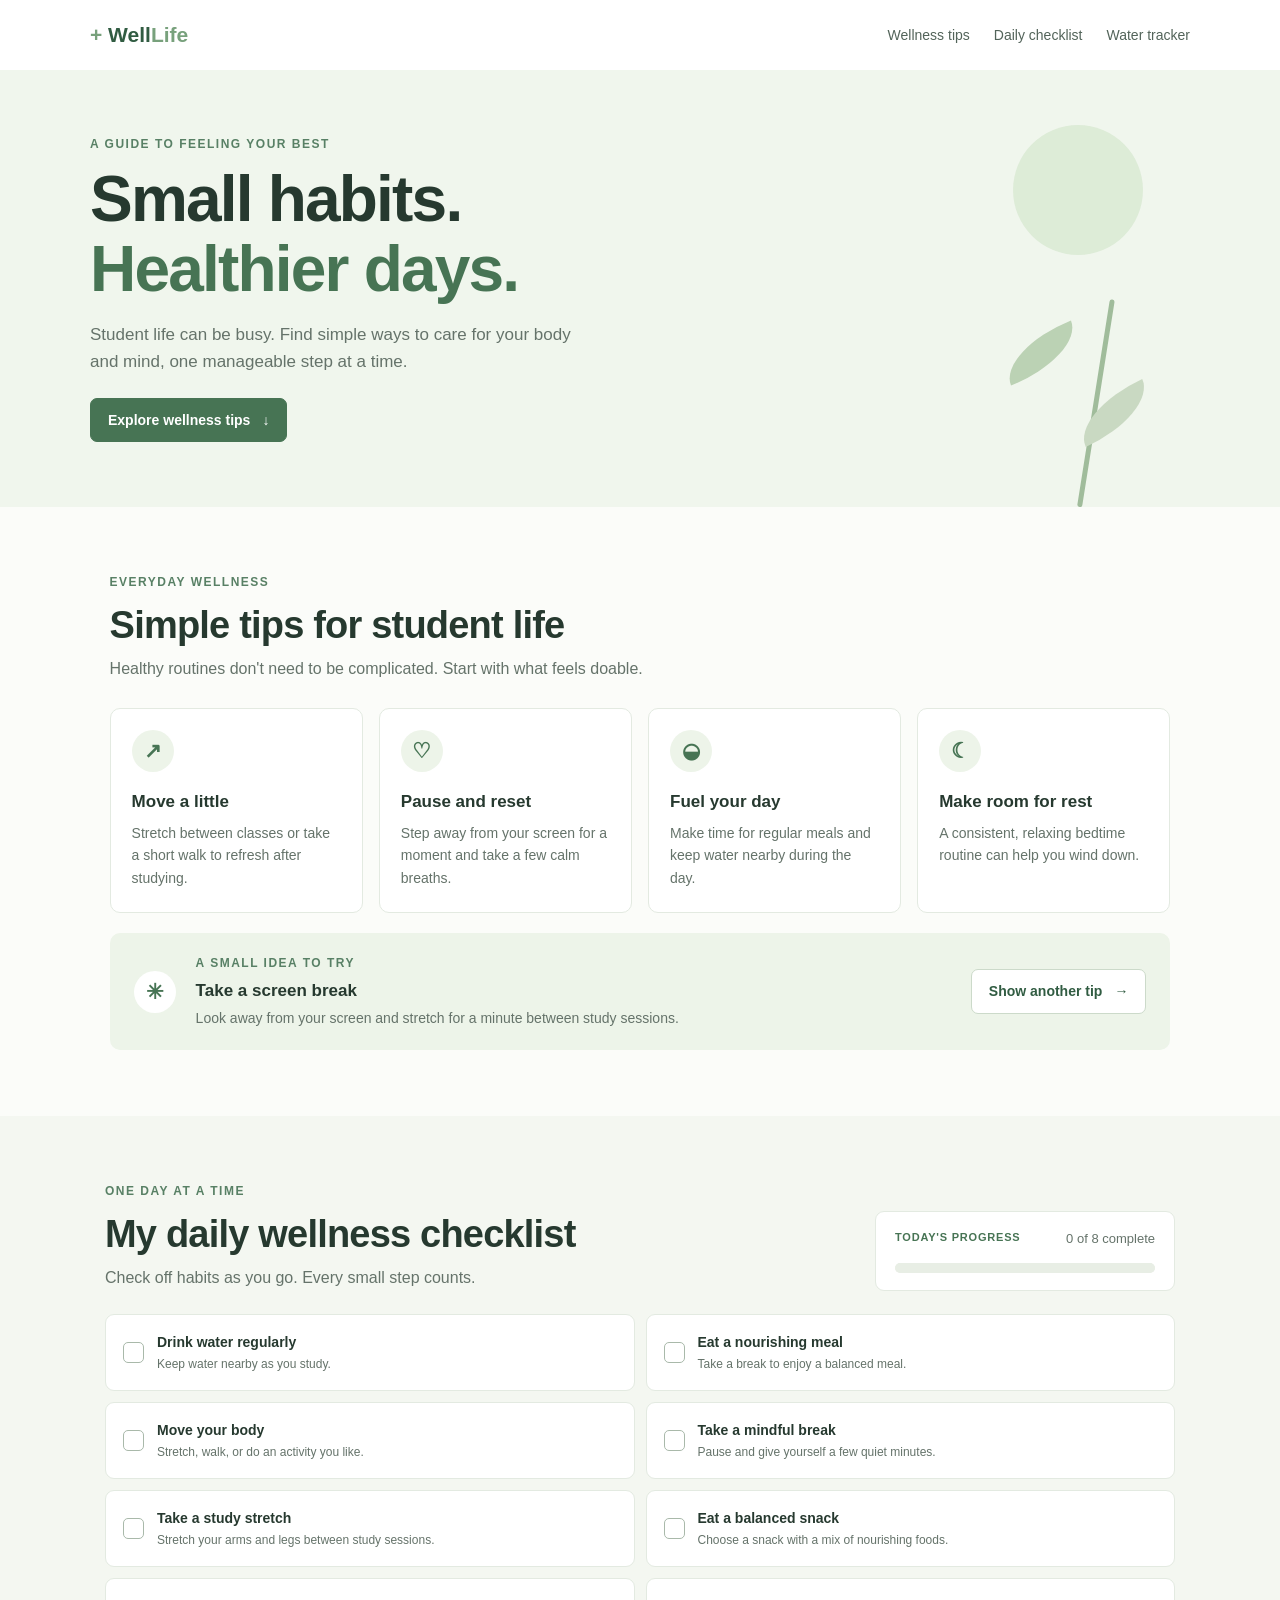
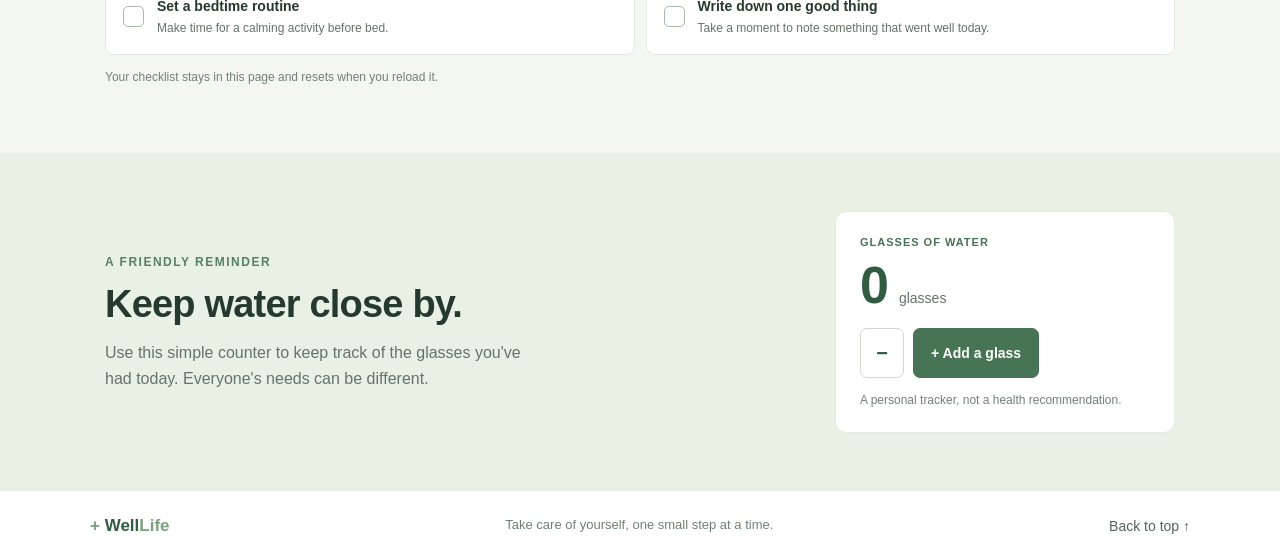
<file: index.html>
<!doctype html>
<html lang="en">
<head>
    <meta charset="utf-8">
    <meta name="viewport" content="width=device-width, initial-scale=1">
    <meta name="theme-color" content="#f3f7f1">
    <meta name="description" content="Simple, practical health and wellness tips and habit trackers for students.">
    <title>WellLife | Health and Wellness Guide</title>
    <link rel="stylesheet" href="style.css">
    <script src="script.js" defer></script>
</head>
<body>
    <a class="skip-link" href="#main">Skip to content</a>

    <header class="site-header">
        <a class="brand" href="#home" aria-label="WellLife home">
            <span class="brand-mark" aria-hidden="true">+</span>
            <span>Well<span class="brand-light">Life</span></span>
        </a>
        <nav aria-label="Main navigation">
            <a href="#tips">Wellness tips</a>
            <a href="#checklist">Daily checklist</a>
            <a href="#water">Water tracker</a>
        </nav>
    </header>

    <main id="main">
        <section class="hero" id="home" aria-labelledby="hero-title">
            <div class="hero-content">
                <p class="eyebrow">A guide to feeling your best</p>
                <h1 id="hero-title">Small habits.<br><span>Healthier days.</span></h1>
                <p class="hero-intro">
                    Student life can be busy. Find simple ways to care for your
                    body and mind, one manageable step at a time.
                </p>
                <a class="button" href="#tips">Explore wellness tips <span aria-hidden="true">↓</span></a>
            </div>
            <div class="hero-art" aria-hidden="true">
                <span class="art-sun"></span>
                <span class="art-leaf art-leaf-one"></span>
                <span class="art-leaf art-leaf-two"></span>
                <span class="art-stem"></span>
            </div>
        </section>

        <section class="section tips-section" id="tips" aria-labelledby="tips-title">
            <div class="section-heading">
                <p class="eyebrow">Everyday wellness</p>
                <h2 id="tips-title">Simple tips for student life</h2>
                <p>Healthy routines don't need to be complicated. Start with what feels doable.</p>
            </div>

            <div class="tip-grid">
                <article class="tip-card">
                    <span class="tip-icon" aria-hidden="true">↗</span>
                    <h3>Move a little</h3>
                    <p>Stretch between classes or take a short walk to refresh after studying.</p>
                </article>
                <article class="tip-card">
                    <span class="tip-icon" aria-hidden="true">♡</span>
                    <h3>Pause and reset</h3>
                    <p>Step away from your screen for a moment and take a few calm breaths.</p>
                </article>
                <article class="tip-card">
                    <span class="tip-icon" aria-hidden="true">◒</span>
                    <h3>Fuel your day</h3>
                    <p>Make time for regular meals and keep water nearby during the day.</p>
                </article>
                <article class="tip-card">
                    <span class="tip-icon" aria-hidden="true">☾</span>
                    <h3>Make room for rest</h3>
                    <p>A consistent, relaxing bedtime routine can help you wind down.</p>
                </article>
            </div>

            <aside class="tip-of-day" aria-labelledby="tip-of-day-title">
                <div class="tip-of-day-icon" aria-hidden="true">✳</div>
                <div class="tip-of-day-copy">
                    <p class="eyebrow">A small idea to try</p>
                    <h3 id="tip-of-day-title">Take a screen break</h3>
                    <p id="daily-tip" aria-live="polite">Look away from your screen and stretch for a minute between study sessions.</p>
                </div>
                <button class="button button-outline" id="next-tip" type="button">
                    Show another tip <span aria-hidden="true">→</span>
                </button>
            </aside>
        </section>

        <section class="section checklist-section" id="checklist" aria-labelledby="checklist-title">
    <div class="checklist-layout">
        <div class="section-heading checklist-heading">
            <p class="eyebrow">One day at a time</p>
            <h2 id="checklist-title">My daily wellness checklist</h2>
            <p>Check off habits as you go. Every small step counts.</p>
        </div>

        <div class="progress-panel">
            <div class="progress-labels">
                <span class="progress-title">TODAY'S PROGRESS</span>
                <span id="progress-label" aria-live="polite">0 of 8 complete</span>
            </div>
            <progress id="checklist-progress" max="8" value="0"
                aria-label="Daily wellness checklist progress">0 of 8</progress>
        </div>
    </div>

    <div class="checklist-grid">
        <!-- Original 5 items -->
        <label class="check-item">
            <input type="checkbox" data-habit>
            <span class="custom-check" aria-hidden="true"></span>
            <span class="check-copy">
                <strong>Drink water regularly</strong>
                <span>Keep water nearby as you study.</span>
            </span>
        </label>

        <label class="check-item">
            <input type="checkbox" data-habit>
            <span class="custom-check" aria-hidden="true"></span>
            <span class="check-copy">
                <strong>Eat a nourishing meal</strong>
                <span>Take a break to enjoy a balanced meal.</span>
            </span>
        </label>

        <label class="check-item">
            <input type="checkbox" data-habit>
            <span class="custom-check" aria-hidden="true"></span>
            <span class="check-copy">
                <strong>Move your body</strong>
                <span>Stretch, walk, or do an activity you like.</span>
            </span>
        </label>

        <label class="check-item">
            <input type="checkbox" data-habit>
            <span class="custom-check" aria-hidden="true"></span>
            <span class="check-copy">
                <strong>Take a mindful break</strong>
                <span>Pause and give yourself a few quiet minutes.</span>
            </span>
        </label>

        <!-- 4 additional items from Task 4 -->
        <label class="check-item">
            <input type="checkbox" data-habit>
            <span class="custom-check" aria-hidden="true"></span>
            <span class="check-copy">
                <strong>Take a study stretch</strong>
                <span>Stretch your arms and legs between study sessions.</span>
            </span>
        </label>

        <label class="check-item">
            <input type="checkbox" data-habit>
            <span class="custom-check" aria-hidden="true"></span>
            <span class="check-copy">
                <strong>Eat a balanced snack</strong>
                <span>Choose a snack with a mix of nourishing foods.</span>
            </span>
        </label>

        <label class="check-item">
            <input type="checkbox" data-habit>
            <span class="custom-check" aria-hidden="true"></span>
            <span class="check-copy">
                <strong>Set a bedtime routine</strong>
                <span>Make time for a calming activity before bed.</span>
            </span>
        </label>

        <label class="check-item">
            <input type="checkbox" data-habit>
            <span class="custom-check" aria-hidden="true"></span>
            <span class="check-copy">
                <strong>Write down one good thing</strong>
                <span>Take a moment to note something that went well today.</span>
            </span>
        </label>
    </div>

    <p class="privacy-note">
        Your checklist stays in this page and resets when you reload it.
    </p>
</section>
        <section class="water-section" id="water" aria-labelledby="water-title">
            <div class="water-layout">
                <div class="water-copy">
                    <p class="eyebrow">A friendly reminder</p>
                    <h2 id="water-title">Keep water close by.</h2>
                    <p>Use this simple counter to keep track of the glasses you've had today. Everyone's needs can be different.</p>
                </div>
                <div class="water-panel">
                    <p class="water-panel-label">GLASSES OF WATER</p>
                    <div class="water-count-line" aria-live="polite" aria-atomic="true">
                        <span id="water-count">0</span>
                        <span id="water-unit">glasses</span>
                    </div>
                    <div class="water-controls">
                        <button class="button button-outline water-minus" id="water-minus" type="button" aria-label="Remove one glass of water">−</button>
                        <button class="button" id="water-plus" type="button">+ Add a glass</button>
                    </div>
                    <p class="privacy-note">A personal tracker, not a health recommendation.</p>
                </div>
            </div>
        </section>
    </main>

    <footer class="site-footer">
        <a class="brand footer-brand" href="#home"><span class="brand-mark" aria-hidden="true">+</span> Well<span class="brand-light">Life</span></a>
        <p>Take care of yourself, one small step at a time.</p>
        <a class="back-top" href="#home">Back to top ↑</a>
    </footer>
</body>
</html>
</file>
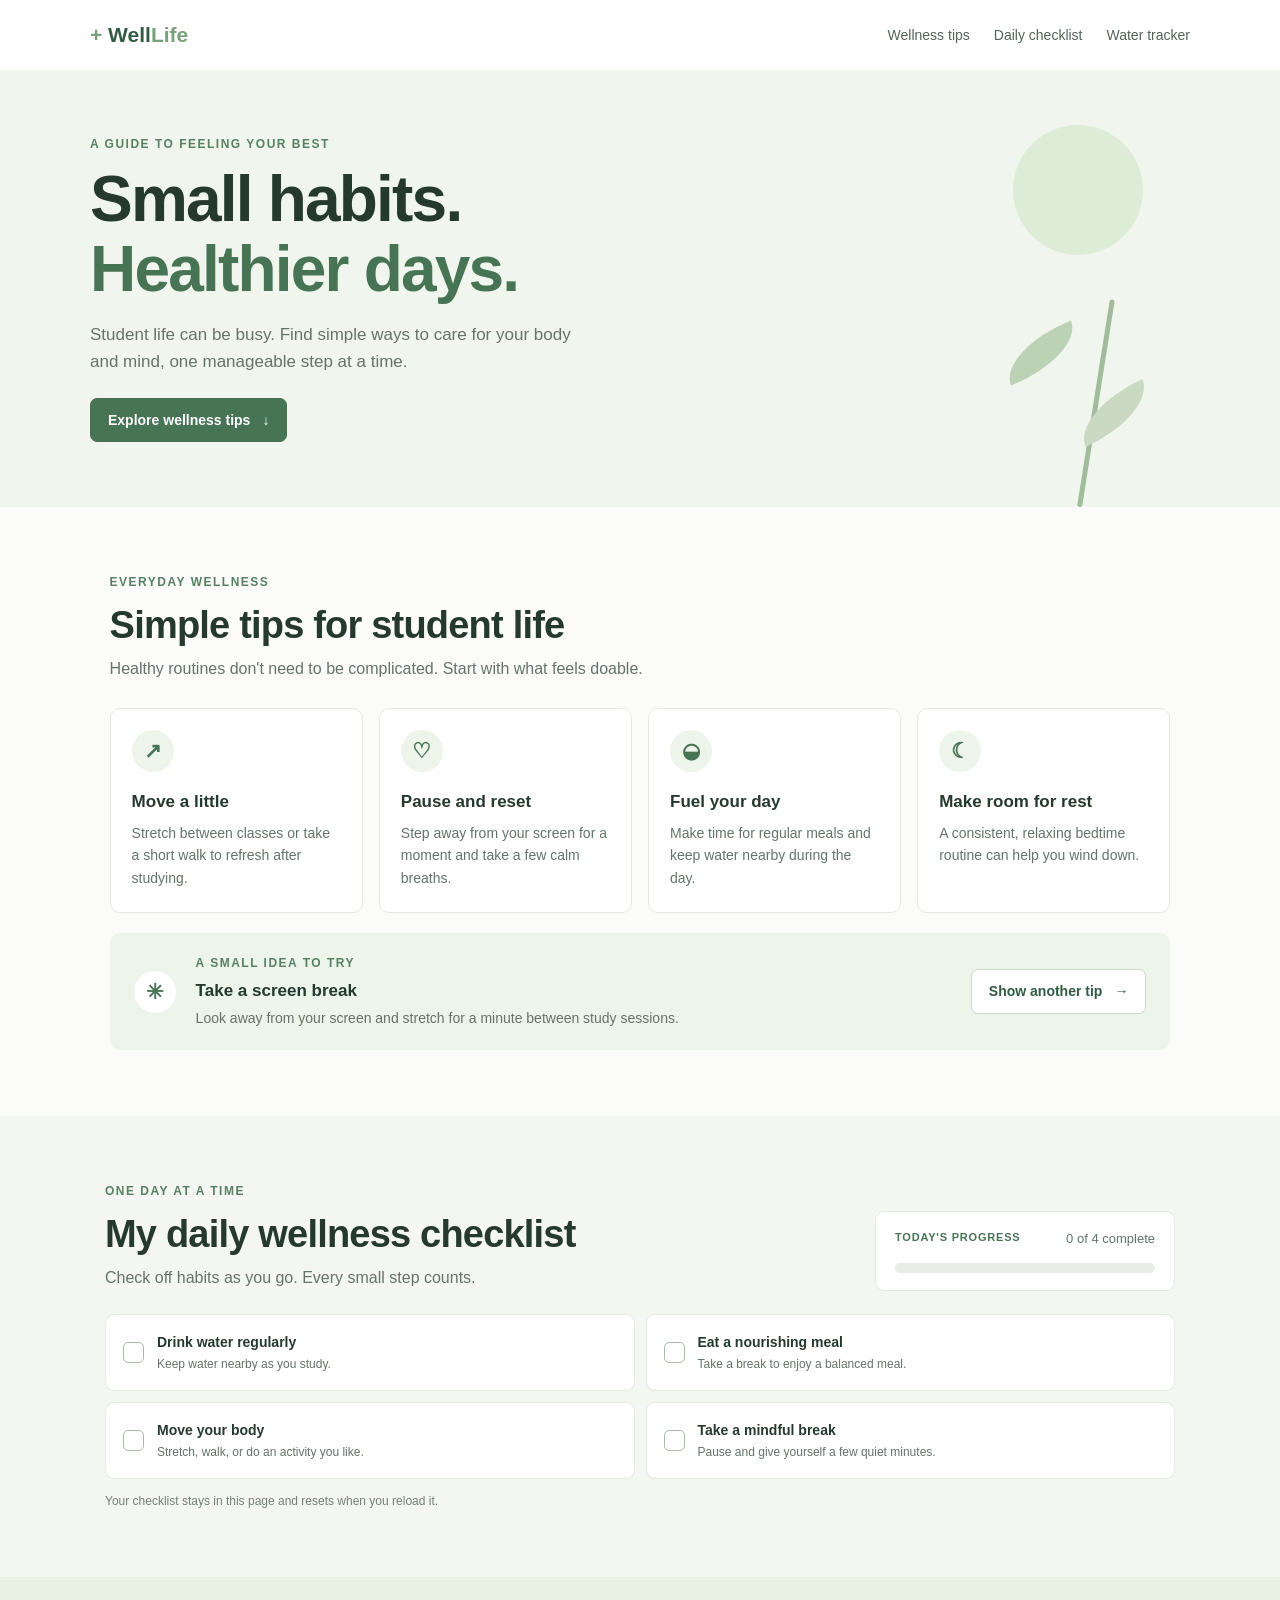
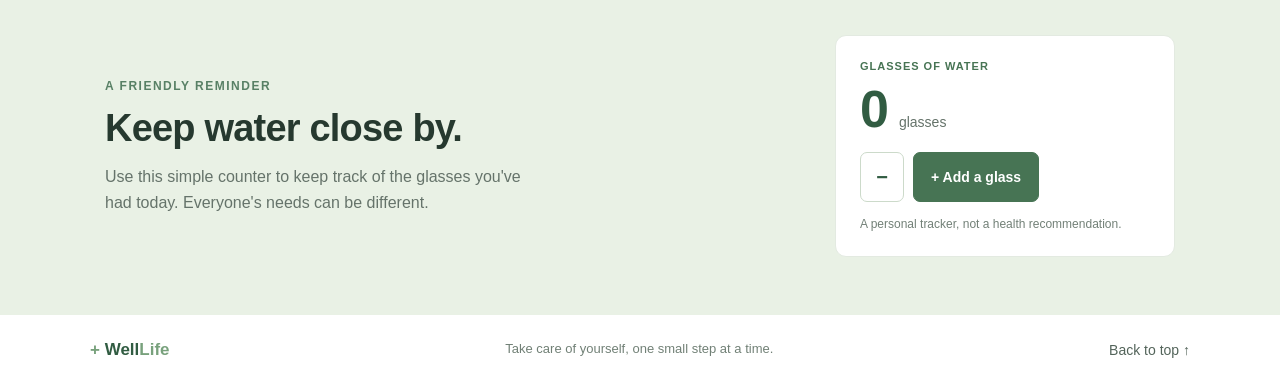
<file: outputs/Task3_StructuredPrompt/index.html>
<!doctype html>
<html lang="en">
<head>
    <meta charset="utf-8">
    <meta name="viewport" content="width=device-width, initial-scale=1">
    <meta name="theme-color" content="#f3f7f1">
    <meta name="description" content="Simple, practical health and wellness tips and habit trackers for students.">
    <title>WellLife | Health and Wellness Guide</title>
    <link rel="stylesheet" href="style.css">
    <script src="script.js" defer></script>
</head>
<body>
    <a class="skip-link" href="#main">Skip to content</a>

    <header class="site-header">
        <a class="brand" href="#home" aria-label="WellLife home">
            <span class="brand-mark" aria-hidden="true">+</span>
            <span>Well<span class="brand-light">Life</span></span>
        </a>
        <nav aria-label="Main navigation">
            <a href="#tips">Wellness tips</a>
            <a href="#checklist">Daily checklist</a>
            <a href="#water">Water tracker</a>
        </nav>
    </header>

    <main id="main">
        <section class="hero" id="home" aria-labelledby="hero-title">
            <div class="hero-content">
                <p class="eyebrow">A guide to feeling your best</p>
                <h1 id="hero-title">Small habits.<br><span>Healthier days.</span></h1>
                <p class="hero-intro">
                    Student life can be busy. Find simple ways to care for your
                    body and mind, one manageable step at a time.
                </p>
                <a class="button" href="#tips">Explore wellness tips <span aria-hidden="true">↓</span></a>
            </div>
            <div class="hero-art" aria-hidden="true">
                <span class="art-sun"></span>
                <span class="art-leaf art-leaf-one"></span>
                <span class="art-leaf art-leaf-two"></span>
                <span class="art-stem"></span>
            </div>
        </section>

        <section class="section tips-section" id="tips" aria-labelledby="tips-title">
            <div class="section-heading">
                <p class="eyebrow">Everyday wellness</p>
                <h2 id="tips-title">Simple tips for student life</h2>
                <p>Healthy routines don't need to be complicated. Start with what feels doable.</p>
            </div>

            <div class="tip-grid">
                <article class="tip-card">
                    <span class="tip-icon" aria-hidden="true">↗</span>
                    <h3>Move a little</h3>
                    <p>Stretch between classes or take a short walk to refresh after studying.</p>
                </article>
                <article class="tip-card">
                    <span class="tip-icon" aria-hidden="true">♡</span>
                    <h3>Pause and reset</h3>
                    <p>Step away from your screen for a moment and take a few calm breaths.</p>
                </article>
                <article class="tip-card">
                    <span class="tip-icon" aria-hidden="true">◒</span>
                    <h3>Fuel your day</h3>
                    <p>Make time for regular meals and keep water nearby during the day.</p>
                </article>
                <article class="tip-card">
                    <span class="tip-icon" aria-hidden="true">☾</span>
                    <h3>Make room for rest</h3>
                    <p>A consistent, relaxing bedtime routine can help you wind down.</p>
                </article>
            </div>

            <aside class="tip-of-day" aria-labelledby="tip-of-day-title">
                <div class="tip-of-day-icon" aria-hidden="true">✳</div>
                <div class="tip-of-day-copy">
                    <p class="eyebrow">A small idea to try</p>
                    <h3 id="tip-of-day-title">Take a screen break</h3>
                    <p id="daily-tip" aria-live="polite">Look away from your screen and stretch for a minute between study sessions.</p>
                </div>
                <button class="button button-outline" id="next-tip" type="button">
                    Show another tip <span aria-hidden="true">→</span>
                </button>
            </aside>
        </section>

        <section class="section checklist-section" id="checklist" aria-labelledby="checklist-title">
            <div class="checklist-layout">
                <div class="section-heading checklist-heading">
                    <p class="eyebrow">One day at a time</p>
                    <h2 id="checklist-title">My daily wellness checklist</h2>
                    <p>Check off habits as you go. Every small step counts.</p>
                </div>

                <div class="progress-panel">
                    <div class="progress-labels">
                        <span class="progress-title">TODAY'S PROGRESS</span>
                        <span id="progress-label" aria-live="polite">0 of 5 complete</span>
                    </div>
                    <progress id="checklist-progress" max="5" value="0" aria-label="Daily wellness checklist progress">0 of 5</progress>
                </div>
            </div>

            <div class="checklist-grid">
                <label class="check-item">
                    <input type="checkbox" data-habit>
                    <span class="custom-check" aria-hidden="true"></span>
                    <span class="check-copy"><strong>Drink water regularly</strong><span>Keep water nearby as you study.</span></span>
                </label>
                <label class="check-item">
                    <input type="checkbox" data-habit>
                    <span class="custom-check" aria-hidden="true"></span>
                    <span class="check-copy"><strong>Eat a nourishing meal</strong><span>Take a break to enjoy a balanced meal.</span></span>
                </label>
                <label class="check-item">
                    <input type="checkbox" data-habit>
                    <span class="custom-check" aria-hidden="true"></span>
                    <span class="check-copy"><strong>Move your body</strong><span>Stretch, walk, or do an activity you like.</span></span>
                </label>
                <label class="check-item">
                    <input type="checkbox" data-habit>
                    <span class="custom-check" aria-hidden="true"></span>
                    <span class="check-copy"><strong>Take a mindful break</strong><span>Pause and give yourself a few quiet minutes.</span></span>
                </label>
                
            </div>
            <p class="privacy-note">Your checklist stays in this page and resets when you reload it.</p>
        </section>

        <section class="water-section" id="water" aria-labelledby="water-title">
            <div class="water-layout">
                <div class="water-copy">
                    <p class="eyebrow">A friendly reminder</p>
                    <h2 id="water-title">Keep water close by.</h2>
                    <p>Use this simple counter to keep track of the glasses you've had today. Everyone's needs can be different.</p>
                </div>
                <div class="water-panel">
                    <p class="water-panel-label">GLASSES OF WATER</p>
                    <div class="water-count-line" aria-live="polite" aria-atomic="true">
                        <span id="water-count">0</span>
                        <span id="water-unit">glasses</span>
                    </div>
                    <div class="water-controls">
                        <button class="button button-outline water-minus" id="water-minus" type="button" aria-label="Remove one glass of water">−</button>
                        <button class="button" id="water-plus" type="button">+ Add a glass</button>
                    </div>
                    <p class="privacy-note">A personal tracker, not a health recommendation.</p>
                </div>
            </div>
        </section>
    </main>

    <footer class="site-footer">
        <a class="brand footer-brand" href="#home"><span class="brand-mark" aria-hidden="true">+</span> Well<span class="brand-light">Life</span></a>
        <p>Take care of yourself, one small step at a time.</p>
        <a class="back-top" href="#home">Back to top ↑</a>
    </footer>
</body>
</html>
</file>
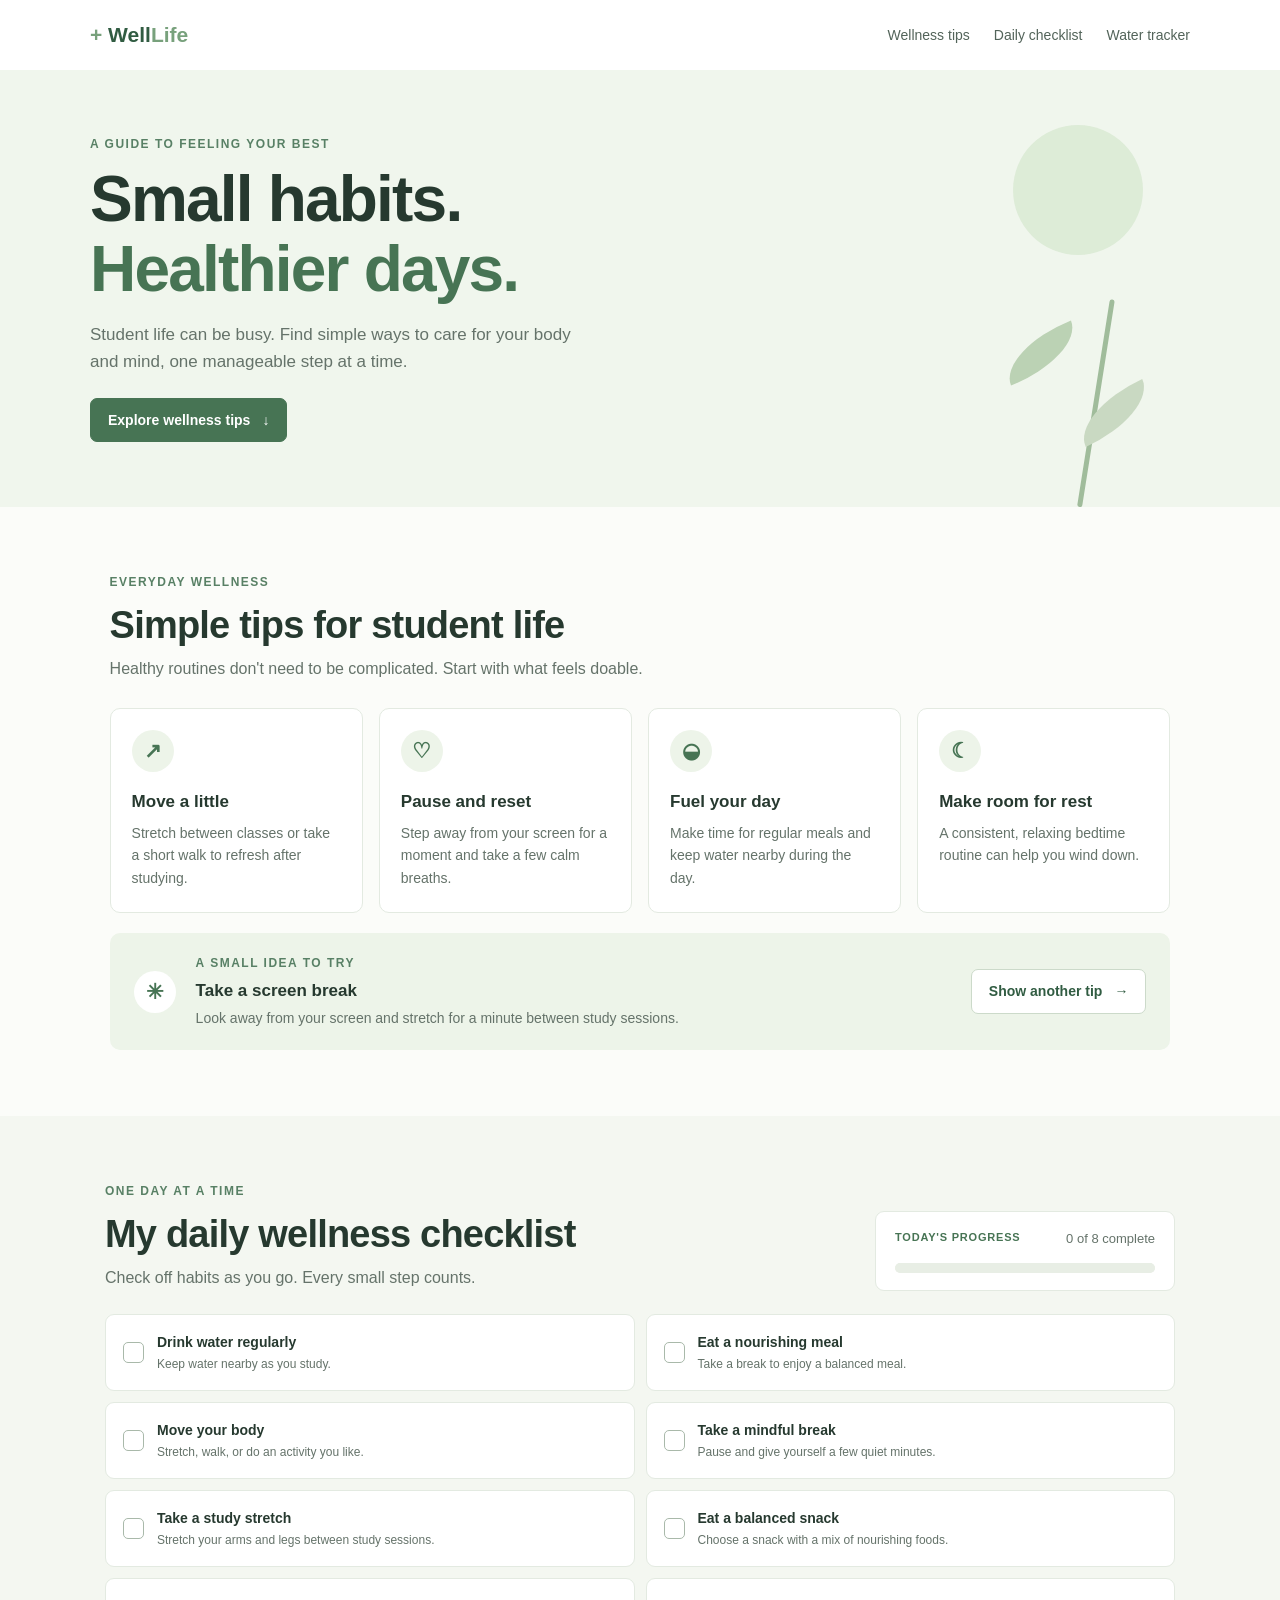
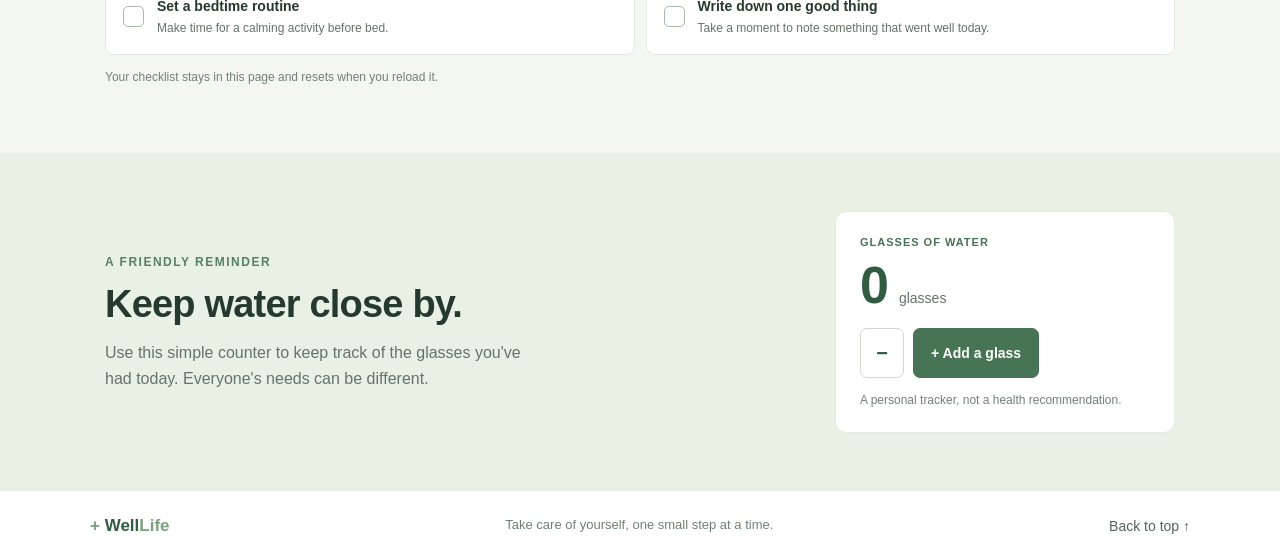
<file: outputs/Task4_FewShot_RoleAssignment/ExperimentA_FewShot/index.html>
<!doctype html>
<html lang="en">
<head>
    <meta charset="utf-8">
    <meta name="viewport" content="width=device-width, initial-scale=1">
    <meta name="theme-color" content="#f3f7f1">
    <meta name="description" content="Simple, practical health and wellness tips and habit trackers for students.">
    <title>WellLife | Health and Wellness Guide</title>
    <link rel="stylesheet" href="style.css">
    <script src="script.js" defer></script>
</head>
<body>
    <a class="skip-link" href="#main">Skip to content</a>

    <header class="site-header">
        <a class="brand" href="#home" aria-label="WellLife home">
            <span class="brand-mark" aria-hidden="true">+</span>
            <span>Well<span class="brand-light">Life</span></span>
        </a>
        <nav aria-label="Main navigation">
            <a href="#tips">Wellness tips</a>
            <a href="#checklist">Daily checklist</a>
            <a href="#water">Water tracker</a>
        </nav>
    </header>

    <main id="main">
        <section class="hero" id="home" aria-labelledby="hero-title">
            <div class="hero-content">
                <p class="eyebrow">A guide to feeling your best</p>
                <h1 id="hero-title">Small habits.<br><span>Healthier days.</span></h1>
                <p class="hero-intro">
                    Student life can be busy. Find simple ways to care for your
                    body and mind, one manageable step at a time.
                </p>
                <a class="button" href="#tips">Explore wellness tips <span aria-hidden="true">↓</span></a>
            </div>
            <div class="hero-art" aria-hidden="true">
                <span class="art-sun"></span>
                <span class="art-leaf art-leaf-one"></span>
                <span class="art-leaf art-leaf-two"></span>
                <span class="art-stem"></span>
            </div>
        </section>

        <section class="section tips-section" id="tips" aria-labelledby="tips-title">
            <div class="section-heading">
                <p class="eyebrow">Everyday wellness</p>
                <h2 id="tips-title">Simple tips for student life</h2>
                <p>Healthy routines don't need to be complicated. Start with what feels doable.</p>
            </div>

            <div class="tip-grid">
                <article class="tip-card">
                    <span class="tip-icon" aria-hidden="true">↗</span>
                    <h3>Move a little</h3>
                    <p>Stretch between classes or take a short walk to refresh after studying.</p>
                </article>
                <article class="tip-card">
                    <span class="tip-icon" aria-hidden="true">♡</span>
                    <h3>Pause and reset</h3>
                    <p>Step away from your screen for a moment and take a few calm breaths.</p>
                </article>
                <article class="tip-card">
                    <span class="tip-icon" aria-hidden="true">◒</span>
                    <h3>Fuel your day</h3>
                    <p>Make time for regular meals and keep water nearby during the day.</p>
                </article>
                <article class="tip-card">
                    <span class="tip-icon" aria-hidden="true">☾</span>
                    <h3>Make room for rest</h3>
                    <p>A consistent, relaxing bedtime routine can help you wind down.</p>
                </article>
            </div>

            <aside class="tip-of-day" aria-labelledby="tip-of-day-title">
                <div class="tip-of-day-icon" aria-hidden="true">✳</div>
                <div class="tip-of-day-copy">
                    <p class="eyebrow">A small idea to try</p>
                    <h3 id="tip-of-day-title">Take a screen break</h3>
                    <p id="daily-tip" aria-live="polite">Look away from your screen and stretch for a minute between study sessions.</p>
                </div>
                <button class="button button-outline" id="next-tip" type="button">
                    Show another tip <span aria-hidden="true">→</span>
                </button>
            </aside>
        </section>

        <section class="section checklist-section" id="checklist" aria-labelledby="checklist-title">
    <div class="checklist-layout">
        <div class="section-heading checklist-heading">
            <p class="eyebrow">One day at a time</p>
            <h2 id="checklist-title">My daily wellness checklist</h2>
            <p>Check off habits as you go. Every small step counts.</p>
        </div>

        <div class="progress-panel">
            <div class="progress-labels">
                <span class="progress-title">TODAY'S PROGRESS</span>
                <span id="progress-label" aria-live="polite">0 of 9 complete</span>
            </div>
            <progress id="checklist-progress" max="9" value="0"
                aria-label="Daily wellness checklist progress">0 of 9</progress>
        </div>
    </div>

    <div class="checklist-grid">
        <!-- Original 5 items -->
        <label class="check-item">
            <input type="checkbox" data-habit>
            <span class="custom-check" aria-hidden="true"></span>
            <span class="check-copy">
                <strong>Drink water regularly</strong>
                <span>Keep water nearby as you study.</span>
            </span>
        </label>

        <label class="check-item">
            <input type="checkbox" data-habit>
            <span class="custom-check" aria-hidden="true"></span>
            <span class="check-copy">
                <strong>Eat a nourishing meal</strong>
                <span>Take a break to enjoy a balanced meal.</span>
            </span>
        </label>

        <label class="check-item">
            <input type="checkbox" data-habit>
            <span class="custom-check" aria-hidden="true"></span>
            <span class="check-copy">
                <strong>Move your body</strong>
                <span>Stretch, walk, or do an activity you like.</span>
            </span>
        </label>

        <label class="check-item">
            <input type="checkbox" data-habit>
            <span class="custom-check" aria-hidden="true"></span>
            <span class="check-copy">
                <strong>Take a mindful break</strong>
                <span>Pause and give yourself a few quiet minutes.</span>
            </span>
        </label>

        <!-- 4 additional items from Task 4 -->
        <label class="check-item">
            <input type="checkbox" data-habit>
            <span class="custom-check" aria-hidden="true"></span>
            <span class="check-copy">
                <strong>Take a study stretch</strong>
                <span>Stretch your arms and legs between study sessions.</span>
            </span>
        </label>

        <label class="check-item">
            <input type="checkbox" data-habit>
            <span class="custom-check" aria-hidden="true"></span>
            <span class="check-copy">
                <strong>Eat a balanced snack</strong>
                <span>Choose a snack with a mix of nourishing foods.</span>
            </span>
        </label>

        <label class="check-item">
            <input type="checkbox" data-habit>
            <span class="custom-check" aria-hidden="true"></span>
            <span class="check-copy">
                <strong>Set a bedtime routine</strong>
                <span>Make time for a calming activity before bed.</span>
            </span>
        </label>

        <label class="check-item">
            <input type="checkbox" data-habit>
            <span class="custom-check" aria-hidden="true"></span>
            <span class="check-copy">
                <strong>Write down one good thing</strong>
                <span>Take a moment to note something that went well today.</span>
            </span>
        </label>
    </div>

    <p class="privacy-note">
        Your checklist stays in this page and resets when you reload it.
    </p>
</section>
        <section class="water-section" id="water" aria-labelledby="water-title">
            <div class="water-layout">
                <div class="water-copy">
                    <p class="eyebrow">A friendly reminder</p>
                    <h2 id="water-title">Keep water close by.</h2>
                    <p>Use this simple counter to keep track of the glasses you've had today. Everyone's needs can be different.</p>
                </div>
                <div class="water-panel">
                    <p class="water-panel-label">GLASSES OF WATER</p>
                    <div class="water-count-line" aria-live="polite" aria-atomic="true">
                        <span id="water-count">0</span>
                        <span id="water-unit">glasses</span>
                    </div>
                    <div class="water-controls">
                        <button class="button button-outline water-minus" id="water-minus" type="button" aria-label="Remove one glass of water">−</button>
                        <button class="button" id="water-plus" type="button">+ Add a glass</button>
                    </div>
                    <p class="privacy-note">A personal tracker, not a health recommendation.</p>
                </div>
            </div>
        </section>
    </main>

    <footer class="site-footer">
        <a class="brand footer-brand" href="#home"><span class="brand-mark" aria-hidden="true">+</span> Well<span class="brand-light">Life</span></a>
        <p>Take care of yourself, one small step at a time.</p>
        <a class="back-top" href="#home">Back to top ↑</a>
    </footer>
</body>
</html>
</file>
<file: style.css>
:root {
    color-scheme: light;
    --ink: #26392f;
    --muted: #65736a;
    --green: #477454;
    --green-dark: #315c42;
    --green-light: #edf4e9;
    --line: #e3eae1;
    --paper: #fbfcf9;
    --white: #fff;
}

* {
    box-sizing: border-box;
}

html {
    scroll-behavior: smooth;
}

body {
    margin: 0;
    background: var(--paper);
    color: var(--ink);
    font-family: Arial, sans-serif;
    line-height: 1.6;
}

a {
    color: inherit;
}

.skip-link {
    position: absolute;
    top: 8px;
    left: -10000px;
    z-index: 5;
    padding: 10px 14px;
    background: var(--white);
    color: var(--green-dark);
}

.skip-link:focus {
    left: 8px;
}

.site-header {
    display: flex;
    align-items: center;
    justify-content: space-between;
    gap: 24px;
    padding: 18px max(7%, calc((100% - 1100px) / 2));
    background: var(--white);
}

.brand {
    color: var(--green-dark);
    font-size: 21px;
    font-weight: 700;
    text-decoration: none;
    white-space: nowrap;
}

.brand-mark,
.brand-light {
    color: #78a17c;
}

nav {
    display: flex;
    flex-wrap: wrap;
    gap: 24px;
}

nav a,
.back-top {
    color: #53645a;
    font-size: 14px;
    text-decoration: none;
}

nav a:hover,
.back-top:hover {
    color: var(--green-dark);
    text-decoration: underline;
    text-underline-offset: 4px;
}

.hero {
    position: relative;
    display: flex;
    min-height: 375px;
    align-items: center;
    overflow: hidden;
    padding: 65px max(7%, calc((100% - 1100px) / 2));
    background: #f0f6ed;
}

.hero-content {
    position: relative;
    z-index: 1;
    max-width: 620px;
}

.eyebrow {
    margin: 0 0 10px;
    color: #588065;
    font-size: 12px;
    font-weight: 700;
    letter-spacing: 1.5px;
    text-transform: uppercase;
}

h1,
h2,
h3,
p {
    margin-top: 0;
}

h1 {
    margin-bottom: 16px;
    font-size: clamp(42px, 6vw, 64px);
    letter-spacing: -1.8px;
    line-height: 1.1;
}

h1 span {
    color: var(--green);
}

.hero-intro {
    max-width: 500px;
    margin-bottom: 23px;
    color: var(--muted);
    font-size: 17px;
}

.button {
    display: inline-flex;
    min-height: 44px;
    align-items: center;
    justify-content: center;
    gap: 12px;
    padding: 10px 17px;
    border: 1px solid var(--green);
    border-radius: 7px;
    background: var(--green);
    color: var(--white);
    cursor: pointer;
    font: inherit;
    font-size: 14px;
    font-weight: 700;
    text-decoration: none;
    transition: background-color 150ms ease, transform 150ms ease;
}

.button:hover {
    transform: translateY(-1px);
    background: var(--green-dark);
}

.hero-art {
    position: absolute;
    top: 0;
    right: 8%;
    width: 290px;
    height: 100%;
    opacity: 0.75;
}

.art-sun {
    position: absolute;
    top: 55px;
    right: 35px;
    width: 130px;
    height: 130px;
    border-radius: 50%;
    background: #d7e8d0;
}

.art-stem {
    position: absolute;
    right: 96px;
    bottom: 0;
    width: 5px;
    height: 210px;
    border-radius: 5px;
    background: #86a980;
    transform: rotate(9deg);
    transform-origin: bottom;
}

.art-leaf {
    position: absolute;
    z-index: 1;
    width: 80px;
    height: 38px;
    border-radius: 100% 0 100% 0;
    background: #aac6a1;
}

.art-leaf-one {
    right: 97px;
    bottom: 135px;
    transform: rotate(-22deg);
}

.art-leaf-two {
    right: 24px;
    bottom: 75px;
    transform: rotate(155deg);
    background: #bdd0b4;
}

.section {
    max-width: 1240px;
    margin: 0 auto;
    padding: 66px 7%;
}

.section-heading {
    max-width: 650px;
    margin-bottom: 26px;
}

.section-heading h2,
.water-copy h2 {
    margin-bottom: 8px;
    font-size: clamp(28px, 4vw, 38px);
    letter-spacing: -0.8px;
    line-height: 1.2;
}

.section-heading > p:last-child,
.water-copy > p:last-child {
    margin-bottom: 0;
    color: var(--muted);
}

.tip-grid {
    display: grid;
    grid-template-columns: repeat(4, minmax(0, 1fr));
    gap: 16px;
}

.tip-card {
    min-height: 205px;
    padding: 21px;
    border: 1px solid var(--line);
    border-radius: 10px;
    background: var(--white);
}

.tip-icon,
.tip-of-day-icon {
    display: grid;
    width: 42px;
    height: 42px;
    margin-bottom: 16px;
    place-items: center;
    border-radius: 50%;
    background: var(--green-light);
    color: var(--green);
    font-size: 21px;
    font-weight: 700;
}

.tip-card h3,
.tip-of-day h3 {
    margin-bottom: 7px;
    font-size: 17px;
}

.tip-card p,
.tip-of-day-copy > p:last-child {
    margin-bottom: 0;
    color: var(--muted);
    font-size: 14px;
}

.tip-of-day {
    display: flex;
    align-items: center;
    gap: 20px;
    margin-top: 20px;
    padding: 21px 24px;
    border-radius: 10px;
    background: #edf4e9;
}

.tip-of-day-icon {
    flex: 0 0 42px;
    margin: 0;
    background: var(--white);
}

.tip-of-day-copy {
    flex: 1;
}

.tip-of-day-copy .eyebrow {
    margin-bottom: 4px;
}

.tip-of-day h3 {
    margin-bottom: 3px;
}

.button-outline {
    flex-shrink: 0;
    background: var(--white);
    color: var(--green-dark);
    border-color: #ccdaca;
}

.button-outline:hover {
    background: #f8fbf6;
}

.checklist-section {
    max-width: none;
    background: #f4f7f1;
}

.checklist-layout,
.checklist-grid {
    max-width: 1070px;
    margin-right: auto;
    margin-left: auto;
}

.checklist-layout {
    display: flex;
    align-items: flex-end;
    justify-content: space-between;
    gap: 30px;
    margin-bottom: 23px;
}

.checklist-heading {
    margin: 0;
}

.progress-panel {
    width: min(330px, 100%);
    flex: 0 0 300px;
    padding: 17px 19px;
    border: 1px solid var(--line);
    border-radius: 9px;
    background: var(--white);
}

.progress-labels {
    display: flex;
    justify-content: space-between;
    gap: 12px;
    color: var(--muted);
    font-size: 13px;
}

.progress-title {
    color: var(--green);
    font-size: 11px;
    font-weight: 700;
    letter-spacing: 0.8px;
}

progress {
    display: block;
    width: 100%;
    height: 10px;
    margin-top: 13px;
    overflow: hidden;
    border: 0;
    border-radius: 10px;
    background: #e8eee5;
    accent-color: var(--green);
}

progress::-webkit-progress-bar {
    border-radius: 10px;
    background: #e8eee5;
}

progress::-webkit-progress-value {
    border-radius: 10px;
    background: var(--green);
}

progress::-moz-progress-bar {
    border-radius: 10px;
    background: var(--green);
}

.checklist-grid {
    display: grid;
    grid-template-columns: repeat(2, minmax(0, 1fr));
    gap: 11px;
}

.check-item {
    display: flex;
    min-height: 77px;
    align-items: center;
    gap: 13px;
    padding: 14px 17px;
    border: 1px solid var(--line);
    border-radius: 9px;
    background: var(--white);
    cursor: pointer;
}

.check-item input {
    position: absolute;
    width: 1px;
    height: 1px;
    opacity: 0;
}

.custom-check {
    display: grid;
    width: 21px;
    height: 21px;
    flex: 0 0 21px;
    place-items: center;
    border: 1.5px solid #a9b9aa;
    border-radius: 5px;
    color: var(--white);
}

.custom-check::after {
    content: "✓";
    visibility: hidden;
    font-size: 14px;
    font-weight: 700;
}

.check-item input:checked + .custom-check {
    border-color: var(--green);
    background: var(--green);
}

.check-item input:checked + .custom-check::after {
    visibility: visible;
}

.check-item:has(input:checked) {
    border-color: #c4d8c2;
    background: #f8fbf6;
}

.check-item input:focus-visible + .custom-check {
    outline: 3px solid #bb8b3c;
    outline-offset: 3px;
}

.check-copy {
    display: flex;
    flex-direction: column;
    gap: 2px;
}

.check-copy strong {
    font-size: 14px;
}

.check-copy span {
    color: var(--muted);
    font-size: 12px;
}

.privacy-note {
    margin: 13px auto 0;
    color: #728077;
    font-size: 12px;
}

.checklist-section > .privacy-note {
    max-width: 1070px;
}

.water-section {
    padding: 58px max(7%, calc((100% - 1070px) / 2));
    background: #e9f1e5;
}

.water-layout {
    display: flex;
    align-items: center;
    justify-content: space-between;
    gap: 40px;
}

.water-copy {
    max-width: 480px;
}

.water-copy h2 {
    margin-bottom: 12px;
}

.water-copy > p:last-child {
    max-width: 430px;
}

.water-panel {
    width: min(380px, 100%);
    flex: 0 0 340px;
    padding: 22px 24px;
    border: 1px solid var(--line);
    border-radius: 11px;
    background: var(--white);
}

.water-panel-label {
    margin-bottom: 2px;
    color: var(--green);
    font-size: 11px;
    font-weight: 700;
    letter-spacing: 1px;
}

.water-count-line {
    display: flex;
    align-items: baseline;
    gap: 10px;
}

#water-count {
    color: var(--green-dark);
    font-size: 52px;
    font-weight: 700;
    line-height: 1.2;
}

#water-unit {
    color: var(--muted);
    font-size: 14px;
}

.water-controls {
    display: flex;
    flex-wrap: wrap;
    gap: 9px;
    margin-top: 12px;
}

.water-controls .button {
    min-height: 42px;
}

.water-minus {
    width: 44px;
    padding: 8px;
    font-size: 20px;
}

.water-panel .privacy-note {
    margin-bottom: 0;
}

.site-footer {
    display: flex;
    align-items: center;
    justify-content: space-between;
    gap: 16px;
    padding: 21px max(7%, calc((100% - 1100px) / 2));
    background: var(--white);
}

.footer-brand {
    font-size: 17px;
}

.site-footer p {
    margin: 0;
    color: #718076;
    font-size: 13px;
}

a:focus-visible,
button:focus-visible {
    outline: 3px solid #bb8b3c;
    outline-offset: 3px;
}

@media (max-width: 850px) {
    .hero-art {
        right: 1%;
        opacity: 0.55;
    }

    .tip-grid {
        grid-template-columns: repeat(2, minmax(0, 1fr));
    }

    .checklist-layout {
        align-items: flex-start;
        flex-direction: column;
        gap: 18px;
    }

    .progress-panel {
        width: 100%;
        flex-basis: auto;
    }

    .water-section {
        padding-right: 7%;
        padding-left: 7%;
    }
}

@media (max-width: 560px) {
    .site-header {
        align-items: flex-start;
        flex-direction: column;
        gap: 12px;
        padding-top: 15px;
        padding-bottom: 15px;
    }

    nav {
        gap: 11px 17px;
    }

    nav a {
        font-size: 13px;
    }

    .hero {
        min-height: 340px;
        padding-top: 55px;
        padding-bottom: 58px;
    }

    .hero-art {
        right: -125px;
        opacity: 0.35;
    }

    h1 {
        font-size: clamp(40px, 12vw, 56px);
    }

    .section {
        padding-top: 48px;
        padding-bottom: 48px;
    }

    .tip-grid,
    .checklist-grid {
        grid-template-columns: 1fr;
    }

    .tip-card {
        min-height: auto;
    }

    .tip-of-day {
        align-items: flex-start;
        flex-wrap: wrap;
        gap: 14px;
        padding: 18px;
    }

    .tip-of-day-copy {
        flex: 1 1 calc(100% - 60px);
    }

    .tip-of-day .button {
        width: 100%;
    }

    .water-section {
        padding-top: 45px;
        padding-bottom: 45px;
    }

    .water-layout {
        align-items: stretch;
        flex-direction: column;
        gap: 24px;
    }

    .water-panel {
        width: 100%;
        flex-basis: auto;
    }

    .site-footer {
        align-items: flex-start;
        flex-direction: column;
        padding-top: 19px;
        padding-bottom: 19px;
    }
}

@media (prefers-reduced-motion: reduce) {
    html {
        scroll-behavior: auto;
    }

    *,
    *::before,
    *::after {
        transition-duration: 0.01ms !important;
    }
}
</file>
<file: outputs/Task3_StructuredPrompt/style.css>
:root {
    color-scheme: light;
    --ink: #26392f;
    --muted: #65736a;
    --green: #477454;
    --green-dark: #315c42;
    --green-light: #edf4e9;
    --line: #e3eae1;
    --paper: #fbfcf9;
    --white: #fff;
}

* {
    box-sizing: border-box;
}

html {
    scroll-behavior: smooth;
}

body {
    margin: 0;
    background: var(--paper);
    color: var(--ink);
    font-family: Arial, sans-serif;
    line-height: 1.6;
}

a {
    color: inherit;
}

.skip-link {
    position: absolute;
    top: 8px;
    left: -10000px;
    z-index: 5;
    padding: 10px 14px;
    background: var(--white);
    color: var(--green-dark);
}

.skip-link:focus {
    left: 8px;
}

.site-header {
    display: flex;
    align-items: center;
    justify-content: space-between;
    gap: 24px;
    padding: 18px max(7%, calc((100% - 1100px) / 2));
    background: var(--white);
}

.brand {
    color: var(--green-dark);
    font-size: 21px;
    font-weight: 700;
    text-decoration: none;
    white-space: nowrap;
}

.brand-mark,
.brand-light {
    color: #78a17c;
}

nav {
    display: flex;
    flex-wrap: wrap;
    gap: 24px;
}

nav a,
.back-top {
    color: #53645a;
    font-size: 14px;
    text-decoration: none;
}

nav a:hover,
.back-top:hover {
    color: var(--green-dark);
    text-decoration: underline;
    text-underline-offset: 4px;
}

.hero {
    position: relative;
    display: flex;
    min-height: 375px;
    align-items: center;
    overflow: hidden;
    padding: 65px max(7%, calc((100% - 1100px) / 2));
    background: #f0f6ed;
}

.hero-content {
    position: relative;
    z-index: 1;
    max-width: 620px;
}

.eyebrow {
    margin: 0 0 10px;
    color: #588065;
    font-size: 12px;
    font-weight: 700;
    letter-spacing: 1.5px;
    text-transform: uppercase;
}

h1,
h2,
h3,
p {
    margin-top: 0;
}

h1 {
    margin-bottom: 16px;
    font-size: clamp(42px, 6vw, 64px);
    letter-spacing: -1.8px;
    line-height: 1.1;
}

h1 span {
    color: var(--green);
}

.hero-intro {
    max-width: 500px;
    margin-bottom: 23px;
    color: var(--muted);
    font-size: 17px;
}

.button {
    display: inline-flex;
    min-height: 44px;
    align-items: center;
    justify-content: center;
    gap: 12px;
    padding: 10px 17px;
    border: 1px solid var(--green);
    border-radius: 7px;
    background: var(--green);
    color: var(--white);
    cursor: pointer;
    font: inherit;
    font-size: 14px;
    font-weight: 700;
    text-decoration: none;
    transition: background-color 150ms ease, transform 150ms ease;
}

.button:hover {
    transform: translateY(-1px);
    background: var(--green-dark);
}

.hero-art {
    position: absolute;
    top: 0;
    right: 8%;
    width: 290px;
    height: 100%;
    opacity: 0.75;
}

.art-sun {
    position: absolute;
    top: 55px;
    right: 35px;
    width: 130px;
    height: 130px;
    border-radius: 50%;
    background: #d7e8d0;
}

.art-stem {
    position: absolute;
    right: 96px;
    bottom: 0;
    width: 5px;
    height: 210px;
    border-radius: 5px;
    background: #86a980;
    transform: rotate(9deg);
    transform-origin: bottom;
}

.art-leaf {
    position: absolute;
    z-index: 1;
    width: 80px;
    height: 38px;
    border-radius: 100% 0 100% 0;
    background: #aac6a1;
}

.art-leaf-one {
    right: 97px;
    bottom: 135px;
    transform: rotate(-22deg);
}

.art-leaf-two {
    right: 24px;
    bottom: 75px;
    transform: rotate(155deg);
    background: #bdd0b4;
}

.section {
    max-width: 1240px;
    margin: 0 auto;
    padding: 66px 7%;
}

.section-heading {
    max-width: 650px;
    margin-bottom: 26px;
}

.section-heading h2,
.water-copy h2 {
    margin-bottom: 8px;
    font-size: clamp(28px, 4vw, 38px);
    letter-spacing: -0.8px;
    line-height: 1.2;
}

.section-heading > p:last-child,
.water-copy > p:last-child {
    margin-bottom: 0;
    color: var(--muted);
}

.tip-grid {
    display: grid;
    grid-template-columns: repeat(4, minmax(0, 1fr));
    gap: 16px;
}

.tip-card {
    min-height: 205px;
    padding: 21px;
    border: 1px solid var(--line);
    border-radius: 10px;
    background: var(--white);
}

.tip-icon,
.tip-of-day-icon {
    display: grid;
    width: 42px;
    height: 42px;
    margin-bottom: 16px;
    place-items: center;
    border-radius: 50%;
    background: var(--green-light);
    color: var(--green);
    font-size: 21px;
    font-weight: 700;
}

.tip-card h3,
.tip-of-day h3 {
    margin-bottom: 7px;
    font-size: 17px;
}

.tip-card p,
.tip-of-day-copy > p:last-child {
    margin-bottom: 0;
    color: var(--muted);
    font-size: 14px;
}

.tip-of-day {
    display: flex;
    align-items: center;
    gap: 20px;
    margin-top: 20px;
    padding: 21px 24px;
    border-radius: 10px;
    background: #edf4e9;
}

.tip-of-day-icon {
    flex: 0 0 42px;
    margin: 0;
    background: var(--white);
}

.tip-of-day-copy {
    flex: 1;
}

.tip-of-day-copy .eyebrow {
    margin-bottom: 4px;
}

.tip-of-day h3 {
    margin-bottom: 3px;
}

.button-outline {
    flex-shrink: 0;
    background: var(--white);
    color: var(--green-dark);
    border-color: #ccdaca;
}

.button-outline:hover {
    background: #f8fbf6;
}

.checklist-section {
    max-width: none;
    background: #f4f7f1;
}

.checklist-layout,
.checklist-grid {
    max-width: 1070px;
    margin-right: auto;
    margin-left: auto;
}

.checklist-layout {
    display: flex;
    align-items: flex-end;
    justify-content: space-between;
    gap: 30px;
    margin-bottom: 23px;
}

.checklist-heading {
    margin: 0;
}

.progress-panel {
    width: min(330px, 100%);
    flex: 0 0 300px;
    padding: 17px 19px;
    border: 1px solid var(--line);
    border-radius: 9px;
    background: var(--white);
}

.progress-labels {
    display: flex;
    justify-content: space-between;
    gap: 12px;
    color: var(--muted);
    font-size: 13px;
}

.progress-title {
    color: var(--green);
    font-size: 11px;
    font-weight: 700;
    letter-spacing: 0.8px;
}

progress {
    display: block;
    width: 100%;
    height: 10px;
    margin-top: 13px;
    overflow: hidden;
    border: 0;
    border-radius: 10px;
    background: #e8eee5;
    accent-color: var(--green);
}

progress::-webkit-progress-bar {
    border-radius: 10px;
    background: #e8eee5;
}

progress::-webkit-progress-value {
    border-radius: 10px;
    background: var(--green);
}

progress::-moz-progress-bar {
    border-radius: 10px;
    background: var(--green);
}

.checklist-grid {
    display: grid;
    grid-template-columns: repeat(2, minmax(0, 1fr));
    gap: 11px;
}

.check-item {
    display: flex;
    min-height: 77px;
    align-items: center;
    gap: 13px;
    padding: 14px 17px;
    border: 1px solid var(--line);
    border-radius: 9px;
    background: var(--white);
    cursor: pointer;
}

.check-item input {
    position: absolute;
    width: 1px;
    height: 1px;
    opacity: 0;
}

.custom-check {
    display: grid;
    width: 21px;
    height: 21px;
    flex: 0 0 21px;
    place-items: center;
    border: 1.5px solid #a9b9aa;
    border-radius: 5px;
    color: var(--white);
}

.custom-check::after {
    content: "✓";
    visibility: hidden;
    font-size: 14px;
    font-weight: 700;
}

.check-item input:checked + .custom-check {
    border-color: var(--green);
    background: var(--green);
}

.check-item input:checked + .custom-check::after {
    visibility: visible;
}

.check-item:has(input:checked) {
    border-color: #c4d8c2;
    background: #f8fbf6;
}

.check-item input:focus-visible + .custom-check {
    outline: 3px solid #bb8b3c;
    outline-offset: 3px;
}

.check-copy {
    display: flex;
    flex-direction: column;
    gap: 2px;
}

.check-copy strong {
    font-size: 14px;
}

.check-copy span {
    color: var(--muted);
    font-size: 12px;
}

.privacy-note {
    margin: 13px auto 0;
    color: #728077;
    font-size: 12px;
}

.checklist-section > .privacy-note {
    max-width: 1070px;
}

.water-section {
    padding: 58px max(7%, calc((100% - 1070px) / 2));
    background: #e9f1e5;
}

.water-layout {
    display: flex;
    align-items: center;
    justify-content: space-between;
    gap: 40px;
}

.water-copy {
    max-width: 480px;
}

.water-copy h2 {
    margin-bottom: 12px;
}

.water-copy > p:last-child {
    max-width: 430px;
}

.water-panel {
    width: min(380px, 100%);
    flex: 0 0 340px;
    padding: 22px 24px;
    border: 1px solid var(--line);
    border-radius: 11px;
    background: var(--white);
}

.water-panel-label {
    margin-bottom: 2px;
    color: var(--green);
    font-size: 11px;
    font-weight: 700;
    letter-spacing: 1px;
}

.water-count-line {
    display: flex;
    align-items: baseline;
    gap: 10px;
}

#water-count {
    color: var(--green-dark);
    font-size: 52px;
    font-weight: 700;
    line-height: 1.2;
}

#water-unit {
    color: var(--muted);
    font-size: 14px;
}

.water-controls {
    display: flex;
    flex-wrap: wrap;
    gap: 9px;
    margin-top: 12px;
}

.water-controls .button {
    min-height: 42px;
}

.water-minus {
    width: 44px;
    padding: 8px;
    font-size: 20px;
}

.water-panel .privacy-note {
    margin-bottom: 0;
}

.site-footer {
    display: flex;
    align-items: center;
    justify-content: space-between;
    gap: 16px;
    padding: 21px max(7%, calc((100% - 1100px) / 2));
    background: var(--white);
}

.footer-brand {
    font-size: 17px;
}

.site-footer p {
    margin: 0;
    color: #718076;
    font-size: 13px;
}

a:focus-visible,
button:focus-visible {
    outline: 3px solid #bb8b3c;
    outline-offset: 3px;
}

@media (max-width: 850px) {
    .hero-art {
        right: 1%;
        opacity: 0.55;
    }

    .tip-grid {
        grid-template-columns: repeat(2, minmax(0, 1fr));
    }

    .checklist-layout {
        align-items: flex-start;
        flex-direction: column;
        gap: 18px;
    }

    .progress-panel {
        width: 100%;
        flex-basis: auto;
    }

    .water-section {
        padding-right: 7%;
        padding-left: 7%;
    }
}

@media (max-width: 560px) {
    .site-header {
        align-items: flex-start;
        flex-direction: column;
        gap: 12px;
        padding-top: 15px;
        padding-bottom: 15px;
    }

    nav {
        gap: 11px 17px;
    }

    nav a {
        font-size: 13px;
    }

    .hero {
        min-height: 340px;
        padding-top: 55px;
        padding-bottom: 58px;
    }

    .hero-art {
        right: -125px;
        opacity: 0.35;
    }

    h1 {
        font-size: clamp(40px, 12vw, 56px);
    }

    .section {
        padding-top: 48px;
        padding-bottom: 48px;
    }

    .tip-grid,
    .checklist-grid {
        grid-template-columns: 1fr;
    }

    .tip-card {
        min-height: auto;
    }

    .tip-of-day {
        align-items: flex-start;
        flex-wrap: wrap;
        gap: 14px;
        padding: 18px;
    }

    .tip-of-day-copy {
        flex: 1 1 calc(100% - 60px);
    }

    .tip-of-day .button {
        width: 100%;
    }

    .water-section {
        padding-top: 45px;
        padding-bottom: 45px;
    }

    .water-layout {
        align-items: stretch;
        flex-direction: column;
        gap: 24px;
    }

    .water-panel {
        width: 100%;
        flex-basis: auto;
    }

    .site-footer {
        align-items: flex-start;
        flex-direction: column;
        padding-top: 19px;
        padding-bottom: 19px;
    }
}

@media (prefers-reduced-motion: reduce) {
    html {
        scroll-behavior: auto;
    }

    *,
    *::before,
    *::after {
        transition-duration: 0.01ms !important;
    }
}
</file>
<file: outputs/Task4_FewShot_RoleAssignment/ExperimentA_FewShot/style.css>
:root {
    color-scheme: light;
    --ink: #26392f;
    --muted: #65736a;
    --green: #477454;
    --green-dark: #315c42;
    --green-light: #edf4e9;
    --line: #e3eae1;
    --paper: #fbfcf9;
    --white: #fff;
}

* {
    box-sizing: border-box;
}

html {
    scroll-behavior: smooth;
}

body {
    margin: 0;
    background: var(--paper);
    color: var(--ink);
    font-family: Arial, sans-serif;
    line-height: 1.6;
}

a {
    color: inherit;
}

.skip-link {
    position: absolute;
    top: 8px;
    left: -10000px;
    z-index: 5;
    padding: 10px 14px;
    background: var(--white);
    color: var(--green-dark);
}

.skip-link:focus {
    left: 8px;
}

.site-header {
    display: flex;
    align-items: center;
    justify-content: space-between;
    gap: 24px;
    padding: 18px max(7%, calc((100% - 1100px) / 2));
    background: var(--white);
}

.brand {
    color: var(--green-dark);
    font-size: 21px;
    font-weight: 700;
    text-decoration: none;
    white-space: nowrap;
}

.brand-mark,
.brand-light {
    color: #78a17c;
}

nav {
    display: flex;
    flex-wrap: wrap;
    gap: 24px;
}

nav a,
.back-top {
    color: #53645a;
    font-size: 14px;
    text-decoration: none;
}

nav a:hover,
.back-top:hover {
    color: var(--green-dark);
    text-decoration: underline;
    text-underline-offset: 4px;
}

.hero {
    position: relative;
    display: flex;
    min-height: 375px;
    align-items: center;
    overflow: hidden;
    padding: 65px max(7%, calc((100% - 1100px) / 2));
    background: #f0f6ed;
}

.hero-content {
    position: relative;
    z-index: 1;
    max-width: 620px;
}

.eyebrow {
    margin: 0 0 10px;
    color: #588065;
    font-size: 12px;
    font-weight: 700;
    letter-spacing: 1.5px;
    text-transform: uppercase;
}

h1,
h2,
h3,
p {
    margin-top: 0;
}

h1 {
    margin-bottom: 16px;
    font-size: clamp(42px, 6vw, 64px);
    letter-spacing: -1.8px;
    line-height: 1.1;
}

h1 span {
    color: var(--green);
}

.hero-intro {
    max-width: 500px;
    margin-bottom: 23px;
    color: var(--muted);
    font-size: 17px;
}

.button {
    display: inline-flex;
    min-height: 44px;
    align-items: center;
    justify-content: center;
    gap: 12px;
    padding: 10px 17px;
    border: 1px solid var(--green);
    border-radius: 7px;
    background: var(--green);
    color: var(--white);
    cursor: pointer;
    font: inherit;
    font-size: 14px;
    font-weight: 700;
    text-decoration: none;
    transition: background-color 150ms ease, transform 150ms ease;
}

.button:hover {
    transform: translateY(-1px);
    background: var(--green-dark);
}

.hero-art {
    position: absolute;
    top: 0;
    right: 8%;
    width: 290px;
    height: 100%;
    opacity: 0.75;
}

.art-sun {
    position: absolute;
    top: 55px;
    right: 35px;
    width: 130px;
    height: 130px;
    border-radius: 50%;
    background: #d7e8d0;
}

.art-stem {
    position: absolute;
    right: 96px;
    bottom: 0;
    width: 5px;
    height: 210px;
    border-radius: 5px;
    background: #86a980;
    transform: rotate(9deg);
    transform-origin: bottom;
}

.art-leaf {
    position: absolute;
    z-index: 1;
    width: 80px;
    height: 38px;
    border-radius: 100% 0 100% 0;
    background: #aac6a1;
}

.art-leaf-one {
    right: 97px;
    bottom: 135px;
    transform: rotate(-22deg);
}

.art-leaf-two {
    right: 24px;
    bottom: 75px;
    transform: rotate(155deg);
    background: #bdd0b4;
}

.section {
    max-width: 1240px;
    margin: 0 auto;
    padding: 66px 7%;
}

.section-heading {
    max-width: 650px;
    margin-bottom: 26px;
}

.section-heading h2,
.water-copy h2 {
    margin-bottom: 8px;
    font-size: clamp(28px, 4vw, 38px);
    letter-spacing: -0.8px;
    line-height: 1.2;
}

.section-heading > p:last-child,
.water-copy > p:last-child {
    margin-bottom: 0;
    color: var(--muted);
}

.tip-grid {
    display: grid;
    grid-template-columns: repeat(4, minmax(0, 1fr));
    gap: 16px;
}

.tip-card {
    min-height: 205px;
    padding: 21px;
    border: 1px solid var(--line);
    border-radius: 10px;
    background: var(--white);
}

.tip-icon,
.tip-of-day-icon {
    display: grid;
    width: 42px;
    height: 42px;
    margin-bottom: 16px;
    place-items: center;
    border-radius: 50%;
    background: var(--green-light);
    color: var(--green);
    font-size: 21px;
    font-weight: 700;
}

.tip-card h3,
.tip-of-day h3 {
    margin-bottom: 7px;
    font-size: 17px;
}

.tip-card p,
.tip-of-day-copy > p:last-child {
    margin-bottom: 0;
    color: var(--muted);
    font-size: 14px;
}

.tip-of-day {
    display: flex;
    align-items: center;
    gap: 20px;
    margin-top: 20px;
    padding: 21px 24px;
    border-radius: 10px;
    background: #edf4e9;
}

.tip-of-day-icon {
    flex: 0 0 42px;
    margin: 0;
    background: var(--white);
}

.tip-of-day-copy {
    flex: 1;
}

.tip-of-day-copy .eyebrow {
    margin-bottom: 4px;
}

.tip-of-day h3 {
    margin-bottom: 3px;
}

.button-outline {
    flex-shrink: 0;
    background: var(--white);
    color: var(--green-dark);
    border-color: #ccdaca;
}

.button-outline:hover {
    background: #f8fbf6;
}

.checklist-section {
    max-width: none;
    background: #f4f7f1;
}

.checklist-layout,
.checklist-grid {
    max-width: 1070px;
    margin-right: auto;
    margin-left: auto;
}

.checklist-layout {
    display: flex;
    align-items: flex-end;
    justify-content: space-between;
    gap: 30px;
    margin-bottom: 23px;
}

.checklist-heading {
    margin: 0;
}

.progress-panel {
    width: min(330px, 100%);
    flex: 0 0 300px;
    padding: 17px 19px;
    border: 1px solid var(--line);
    border-radius: 9px;
    background: var(--white);
}

.progress-labels {
    display: flex;
    justify-content: space-between;
    gap: 12px;
    color: var(--muted);
    font-size: 13px;
}

.progress-title {
    color: var(--green);
    font-size: 11px;
    font-weight: 700;
    letter-spacing: 0.8px;
}

progress {
    display: block;
    width: 100%;
    height: 10px;
    margin-top: 13px;
    overflow: hidden;
    border: 0;
    border-radius: 10px;
    background: #e8eee5;
    accent-color: var(--green);
}

progress::-webkit-progress-bar {
    border-radius: 10px;
    background: #e8eee5;
}

progress::-webkit-progress-value {
    border-radius: 10px;
    background: var(--green);
}

progress::-moz-progress-bar {
    border-radius: 10px;
    background: var(--green);
}

.checklist-grid {
    display: grid;
    grid-template-columns: repeat(2, minmax(0, 1fr));
    gap: 11px;
}

.check-item {
    display: flex;
    min-height: 77px;
    align-items: center;
    gap: 13px;
    padding: 14px 17px;
    border: 1px solid var(--line);
    border-radius: 9px;
    background: var(--white);
    cursor: pointer;
}

.check-item input {
    position: absolute;
    width: 1px;
    height: 1px;
    opacity: 0;
}

.custom-check {
    display: grid;
    width: 21px;
    height: 21px;
    flex: 0 0 21px;
    place-items: center;
    border: 1.5px solid #a9b9aa;
    border-radius: 5px;
    color: var(--white);
}

.custom-check::after {
    content: "✓";
    visibility: hidden;
    font-size: 14px;
    font-weight: 700;
}

.check-item input:checked + .custom-check {
    border-color: var(--green);
    background: var(--green);
}

.check-item input:checked + .custom-check::after {
    visibility: visible;
}

.check-item:has(input:checked) {
    border-color: #c4d8c2;
    background: #f8fbf6;
}

.check-item input:focus-visible + .custom-check {
    outline: 3px solid #bb8b3c;
    outline-offset: 3px;
}

.check-copy {
    display: flex;
    flex-direction: column;
    gap: 2px;
}

.check-copy strong {
    font-size: 14px;
}

.check-copy span {
    color: var(--muted);
    font-size: 12px;
}

.privacy-note {
    margin: 13px auto 0;
    color: #728077;
    font-size: 12px;
}

.checklist-section > .privacy-note {
    max-width: 1070px;
}

.water-section {
    padding: 58px max(7%, calc((100% - 1070px) / 2));
    background: #e9f1e5;
}

.water-layout {
    display: flex;
    align-items: center;
    justify-content: space-between;
    gap: 40px;
}

.water-copy {
    max-width: 480px;
}

.water-copy h2 {
    margin-bottom: 12px;
}

.water-copy > p:last-child {
    max-width: 430px;
}

.water-panel {
    width: min(380px, 100%);
    flex: 0 0 340px;
    padding: 22px 24px;
    border: 1px solid var(--line);
    border-radius: 11px;
    background: var(--white);
}

.water-panel-label {
    margin-bottom: 2px;
    color: var(--green);
    font-size: 11px;
    font-weight: 700;
    letter-spacing: 1px;
}

.water-count-line {
    display: flex;
    align-items: baseline;
    gap: 10px;
}

#water-count {
    color: var(--green-dark);
    font-size: 52px;
    font-weight: 700;
    line-height: 1.2;
}

#water-unit {
    color: var(--muted);
    font-size: 14px;
}

.water-controls {
    display: flex;
    flex-wrap: wrap;
    gap: 9px;
    margin-top: 12px;
}

.water-controls .button {
    min-height: 42px;
}

.water-minus {
    width: 44px;
    padding: 8px;
    font-size: 20px;
}

.water-panel .privacy-note {
    margin-bottom: 0;
}

.site-footer {
    display: flex;
    align-items: center;
    justify-content: space-between;
    gap: 16px;
    padding: 21px max(7%, calc((100% - 1100px) / 2));
    background: var(--white);
}

.footer-brand {
    font-size: 17px;
}

.site-footer p {
    margin: 0;
    color: #718076;
    font-size: 13px;
}

a:focus-visible,
button:focus-visible {
    outline: 3px solid #bb8b3c;
    outline-offset: 3px;
}

@media (max-width: 850px) {
    .hero-art {
        right: 1%;
        opacity: 0.55;
    }

    .tip-grid {
        grid-template-columns: repeat(2, minmax(0, 1fr));
    }

    .checklist-layout {
        align-items: flex-start;
        flex-direction: column;
        gap: 18px;
    }

    .progress-panel {
        width: 100%;
        flex-basis: auto;
    }

    .water-section {
        padding-right: 7%;
        padding-left: 7%;
    }
}

@media (max-width: 560px) {
    .site-header {
        align-items: flex-start;
        flex-direction: column;
        gap: 12px;
        padding-top: 15px;
        padding-bottom: 15px;
    }

    nav {
        gap: 11px 17px;
    }

    nav a {
        font-size: 13px;
    }

    .hero {
        min-height: 340px;
        padding-top: 55px;
        padding-bottom: 58px;
    }

    .hero-art {
        right: -125px;
        opacity: 0.35;
    }

    h1 {
        font-size: clamp(40px, 12vw, 56px);
    }

    .section {
        padding-top: 48px;
        padding-bottom: 48px;
    }

    .tip-grid,
    .checklist-grid {
        grid-template-columns: 1fr;
    }

    .tip-card {
        min-height: auto;
    }

    .tip-of-day {
        align-items: flex-start;
        flex-wrap: wrap;
        gap: 14px;
        padding: 18px;
    }

    .tip-of-day-copy {
        flex: 1 1 calc(100% - 60px);
    }

    .tip-of-day .button {
        width: 100%;
    }

    .water-section {
        padding-top: 45px;
        padding-bottom: 45px;
    }

    .water-layout {
        align-items: stretch;
        flex-direction: column;
        gap: 24px;
    }

    .water-panel {
        width: 100%;
        flex-basis: auto;
    }

    .site-footer {
        align-items: flex-start;
        flex-direction: column;
        padding-top: 19px;
        padding-bottom: 19px;
    }
}

@media (prefers-reduced-motion: reduce) {
    html {
        scroll-behavior: auto;
    }

    *,
    *::before,
    *::after {
        transition-duration: 0.01ms !important;
    }
}
</file>
